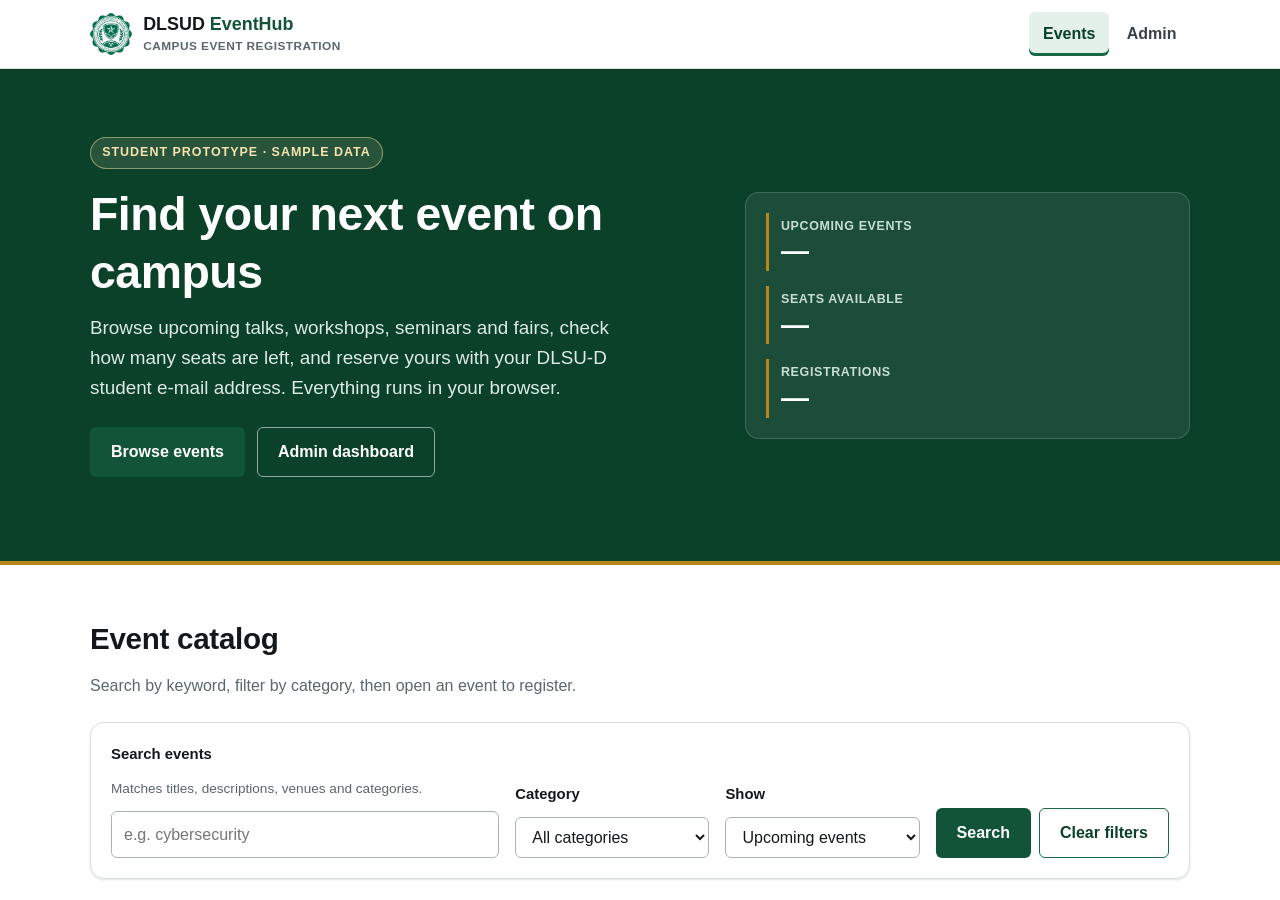
<file: index.html>
<!DOCTYPE html>
<html lang="en">
<head>
    <meta charset="utf-8">
    <meta name="viewport" content="width=device-width, initial-scale=1">
    <title>DLSUD EventHub</title>
    <meta name="description" content="DLSUD EventHub - a student prototype campus event registration system. Redirects to the application.">
    <!-- GitHub Pages entry point.
         Pages is configured to serve the repository ROOT so that the frontend
         can fetch ../database/schema.sql and ../database/seed.sql. This page
         only forwards visitors to the application, and stays usable if the
         redirect is blocked. -->
    <link rel="canonical" href="frontend/index.html">
    <meta http-equiv="refresh" content="0; url=frontend/index.html">
    <link rel="icon" type="image/webp" href="frontend/img/logo.webp">
    <style>
        body { font-family: "Segoe UI", Roboto, Arial, sans-serif; margin: 0;
               min-height: 100vh; display: grid; place-items: center;
               background: #07301f; color: #fff; padding: 1.5rem; }
        main { max-width: 36rem; text-align: center; }
        h1 { font-size: clamp(1.6rem, 1.2rem + 2vw, 2.4rem); margin: 0 0 .5rem; }
        p { color: #c9ded3; line-height: 1.6; }
        a.btn { display: inline-block; margin-top: 1rem; padding: .8rem 1.4rem;
                background: #fff; color: #07301f; font-weight: 700;
                border-radius: 6px; text-decoration: none;
                border-bottom: 3px solid #b8871b; }
        a.btn:focus-visible { outline: 3px solid #b8871b; outline-offset: 3px; }
    </style>
</head>
<body>
    <main>
        <img src="frontend/img/logo.webp" alt="De La Salle University-Dasmarinas seal" width="96" height="96">
        <h1>DLSUD EventHub</h1>
        <p>
            Opening the event catalog. If nothing happens, use the link below.
            This is a 4th-year BSIT laboratory prototype and is not an official
            De La Salle University-Dasmarinas system.
        </p>
        <a class="btn" href="frontend/index.html">Open DLSUD EventHub</a>
    </main>
</body>
</html>
</file>
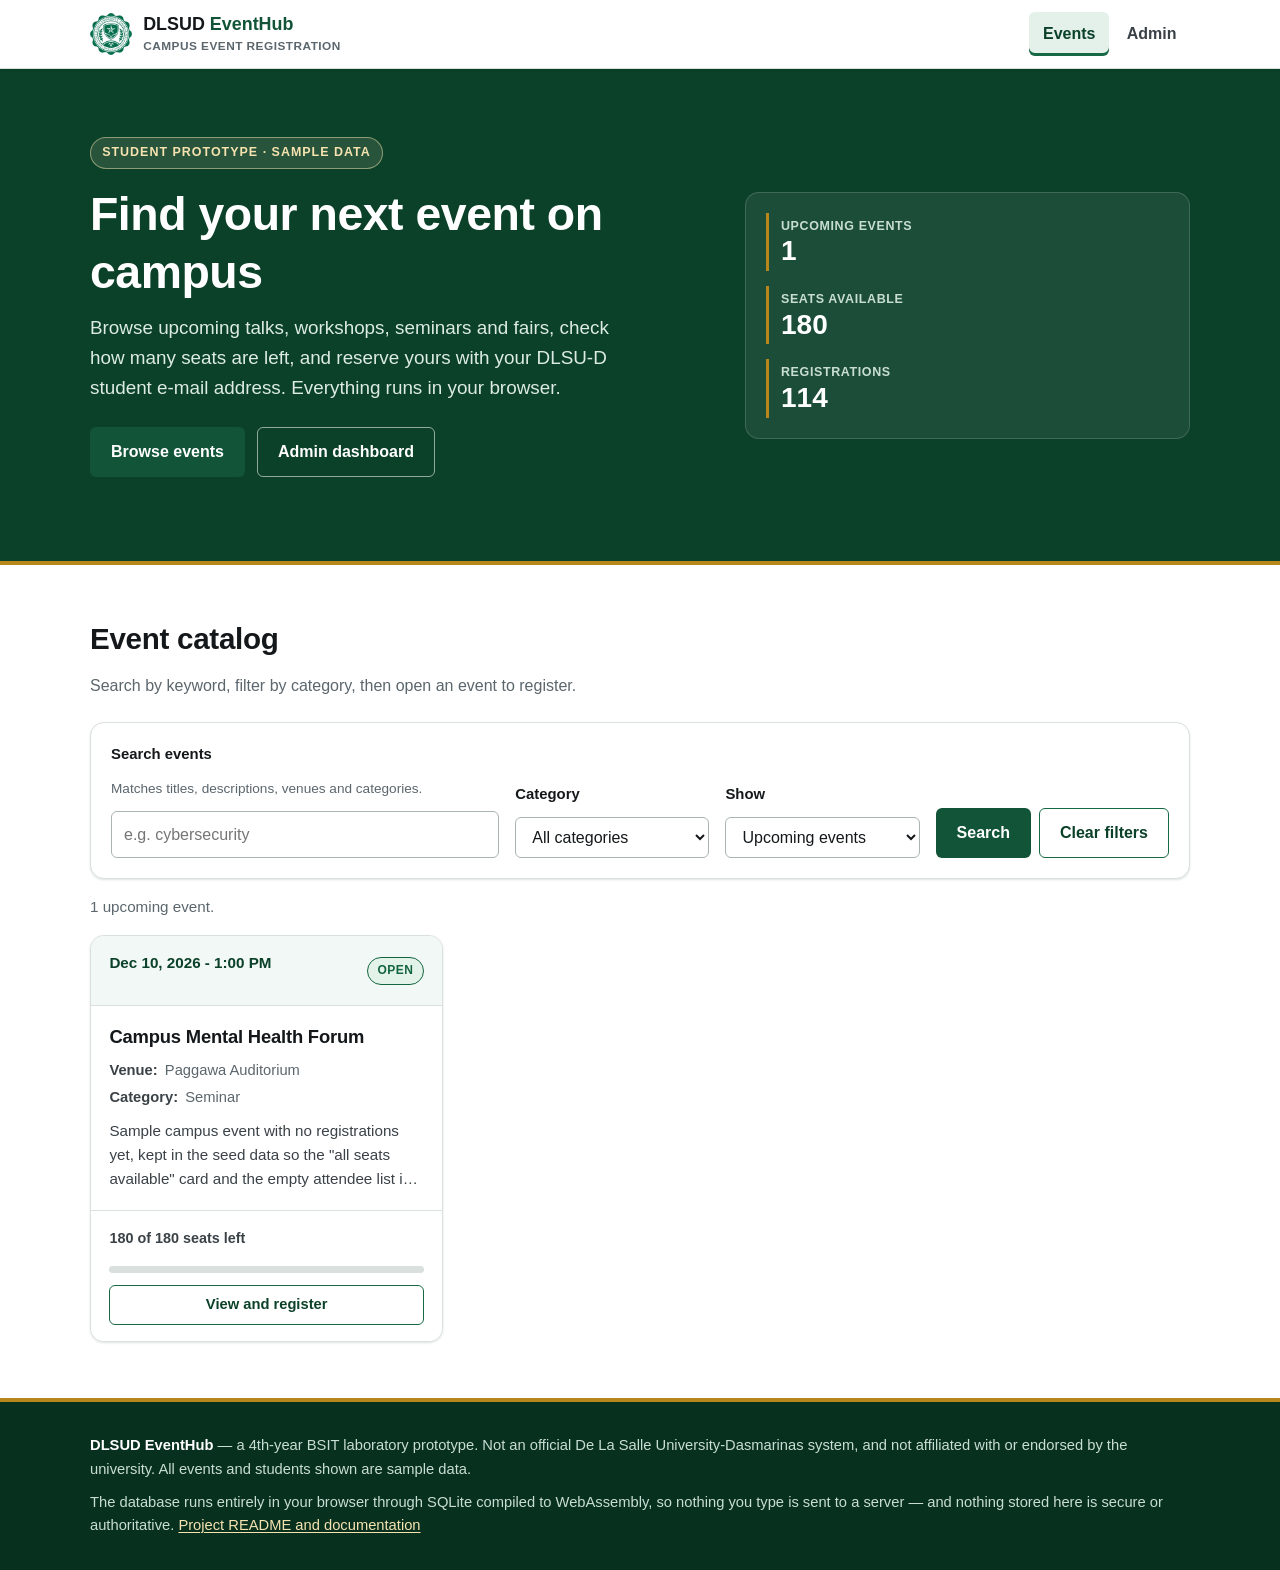
<file: frontend/index.html>
<!DOCTYPE html>
<html lang="en">
<head>
    <meta charset="utf-8">
    <meta name="viewport" content="width=device-width, initial-scale=1">
    <title>DLSUD EventHub - Campus Event Registration</title>
    <meta name="description" content="DLSUD EventHub is a student prototype for browsing and registering for campus events at De La Salle University-Dasmarinas. Academic project, not an official university system.">
    <link rel="icon" type="image/webp" href="img/logo.webp">
    <link rel="stylesheet" href="css/styles.css">
</head>
<body data-page="catalog">
    <a class="skip-link" href="#main">Skip to main content</a>

    <header class="site-header">
        <div class="container site-header__inner">
            <a class="brand" href="index.html">
                <img class="brand__mark" src="img/logo.webp" alt="" width="42" height="42">
                <span>
                    <span class="brand__name">DLSUD <span>EventHub</span></span>
                    <span class="brand__tag">Campus event registration</span>
                </span>
            </a>
            <nav class="site-nav" aria-label="Main">
                <ul>
                    <li><a href="index.html" data-nav="catalog">Events</a></li>
                    <li><a href="admin.html" data-nav="admin">Admin</a></li>
                </ul>
            </nav>
        </div>
    </header>

    <main id="main">
        <section class="hero" aria-labelledby="hero-heading">
            <div class="container hero__inner">
                <div>
                    <p class="hero__eyebrow">Student prototype &middot; Sample data</p>
                    <h1 id="hero-heading">Find your next event on campus</h1>
                    <p class="hero__lead">
                        Browse upcoming talks, workshops, seminars and fairs, check how many
                        seats are left, and reserve yours with your DLSU-D student e-mail
                        address. Everything runs in your browser.
                    </p>
                    <p class="hero__actions">
                        <a class="btn btn--primary" href="#catalog">Browse events</a>
                        <a class="btn btn--ghost" href="admin.html">Admin dashboard</a>
                    </p>
                </div>
                <dl class="hero__stats">
                    <div>
                        <dt>Upcoming events</dt>
                        <dd id="stat-upcoming">&mdash;</dd>
                    </div>
                    <div>
                        <dt>Seats available</dt>
                        <dd id="stat-seats">&mdash;</dd>
                    </div>
                    <div>
                        <dt>Registrations</dt>
                        <dd id="stat-registrations">&mdash;</dd>
                    </div>
                </dl>
            </div>
        </section>

        <section class="section" id="catalog" aria-labelledby="catalog-heading">
            <div class="container">
                <div class="section__head">
                    <div>
                        <h2 id="catalog-heading">Event catalog</h2>
                        <p>Search by keyword, filter by category, then open an event to register.</p>
                    </div>
                </div>

                <div class="alert" id="page-alert" role="alert"></div>

                <form class="toolbar" id="filter-form" role="search" aria-labelledby="catalog-heading">
                    <div class="toolbar__field toolbar__field--search">
                        <label for="search-input">Search events</label>
                        <span class="field__hint" id="search-hint">Matches titles, descriptions, venues and categories.</span>
                        <input type="search" id="search-input" name="q"
                               placeholder="e.g. cybersecurity"
                               maxlength="80" autocomplete="off"
                               aria-describedby="search-hint">
                    </div>
                    <div class="toolbar__field">
                        <label for="category-filter">Category</label>
                        <select id="category-filter" name="category">
                            <option value="">All categories</option>
                        </select>
                    </div>
                    <div class="toolbar__field">
                        <label for="when-filter">Show</label>
                        <select id="when-filter" name="when">
                            <option value="upcoming">Upcoming events</option>
                            <option value="past">Past events</option>
                            <option value="all">All events</option>
                        </select>
                    </div>
                    <div class="toolbar__actions toolbar__field">
                        <!-- Results update as you type, but the form still has a
                             real submit button: WCAG technique H32, and an
                             affordance for anyone who expects to press one. -->
                        <button type="submit" class="btn btn--primary" id="apply-filters">Search</button>
                        <button type="button" class="btn btn--secondary" id="clear-filters">Clear filters</button>
                    </div>
                </form>

                <p class="toolbar__meta" id="results-meta" role="status" aria-live="polite">Loading events&hellip;</p>

                <ul class="card-grid" id="event-list" aria-busy="true">
                    <li class="skeleton-card" aria-hidden="true"></li>
                    <li class="skeleton-card" aria-hidden="true"></li>
                    <li class="skeleton-card" aria-hidden="true"></li>
                </ul>
            </div>
        </section>
    </main>

    <footer class="site-footer">
        <div class="container">
            <p>
                <strong>DLSUD EventHub</strong> &mdash; a 4th-year BSIT laboratory prototype.
                Not an official De La Salle University-Dasmarinas system, and not affiliated
                with or endorsed by the university. All events and students shown are sample data.
            </p>
            <p>
                The database runs entirely in your browser through SQLite compiled to
                WebAssembly, so nothing you type is sent to a server &mdash; and nothing stored
                here is secure or authoritative.
                <a href="https://github.com/eximno/dlsud-eventhub#readme">Project README and documentation</a>
            </p>
        </div>
    </footer>

    <script src="vendor/sql-wasm.js"></script>
    <script src="js/validation.js"></script>
    <script src="js/registration.js"></script>
    <script src="js/database.js"></script>
    <script src="js/events.js"></script>
    <script src="js/app.js"></script>
</body>
</html>
</file>
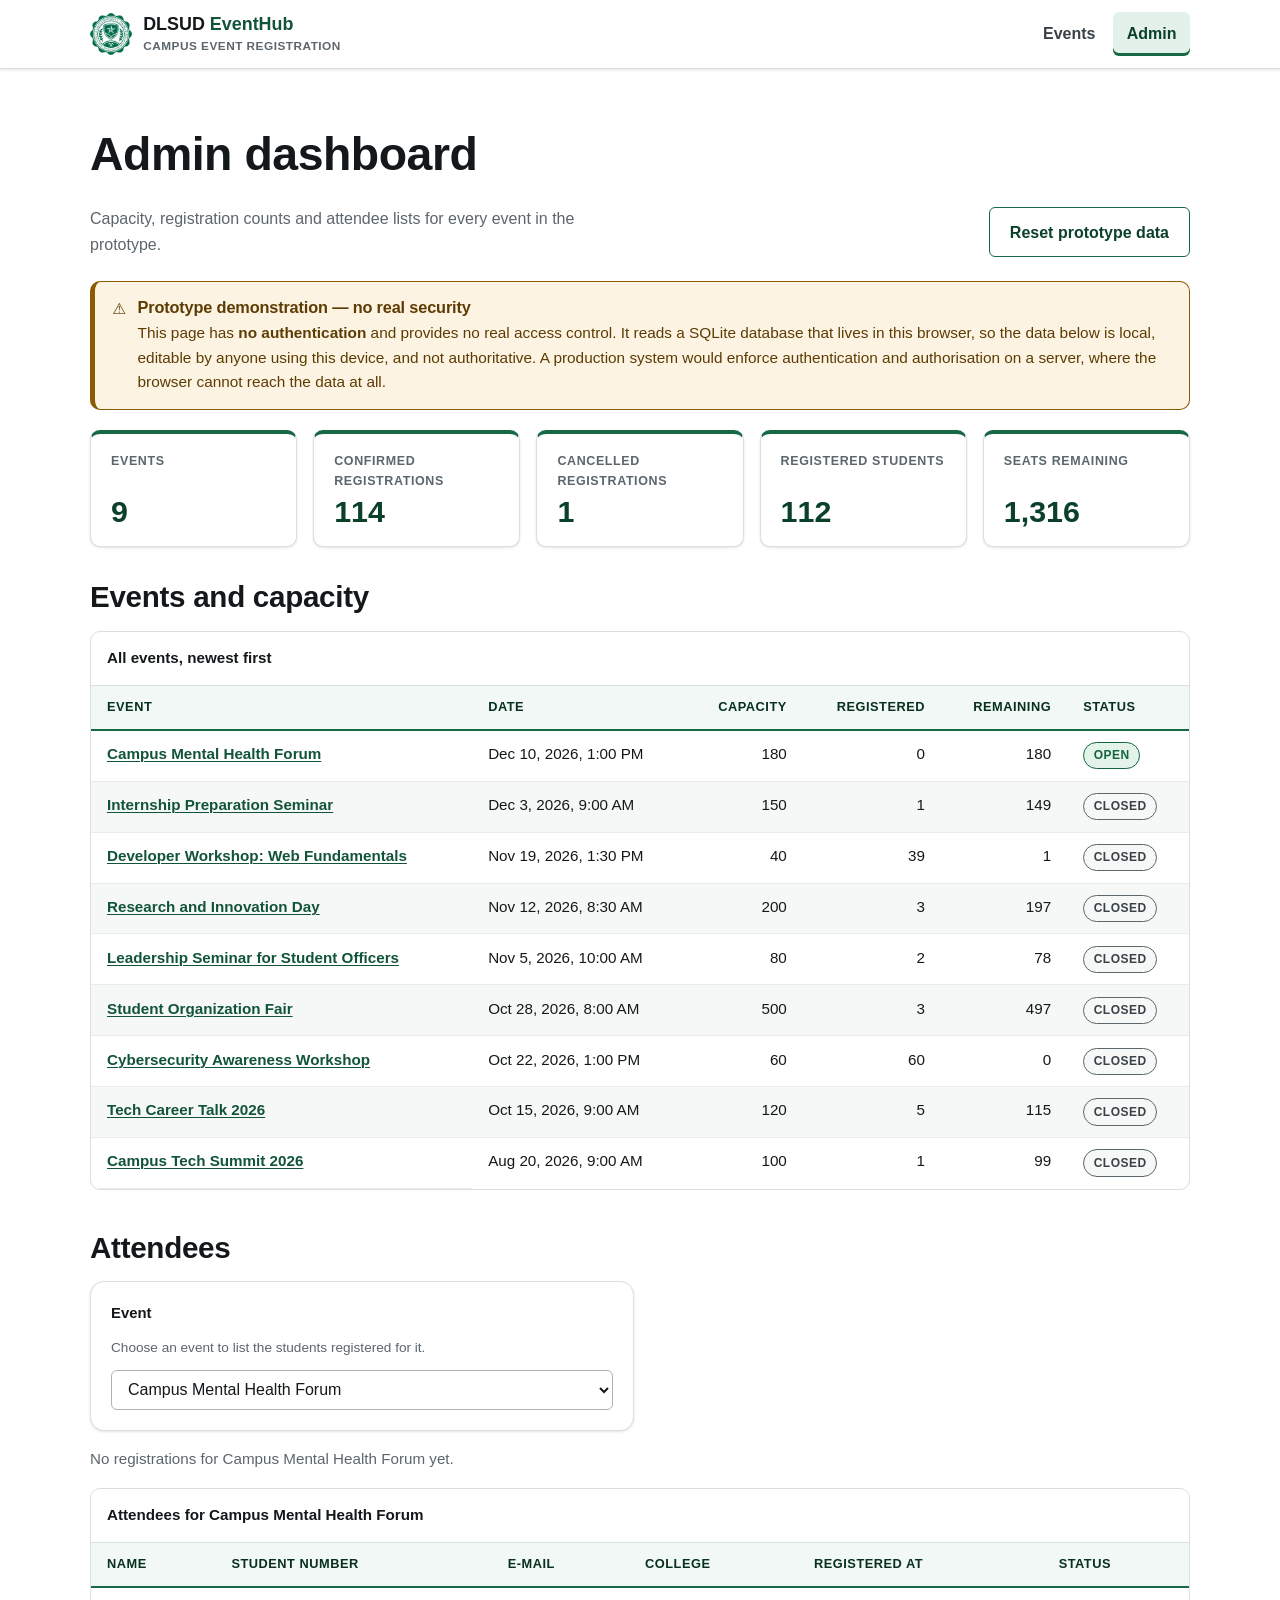
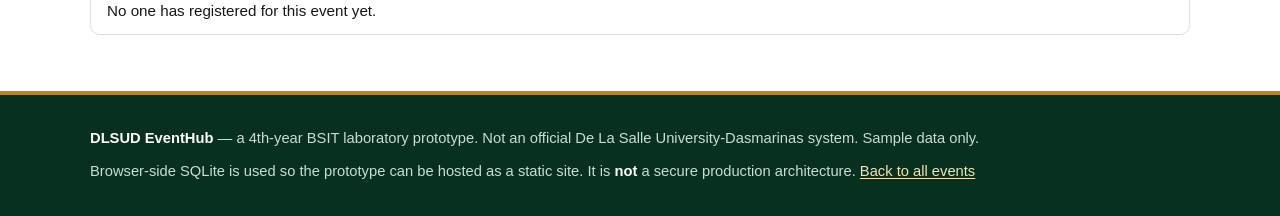
<file: frontend/admin.html>
<!DOCTYPE html>
<html lang="en">
<head>
    <meta charset="utf-8">
    <meta name="viewport" content="width=device-width, initial-scale=1">
    <title>Admin dashboard - DLSUD EventHub</title>
    <meta name="description" content="Prototype admin dashboard showing event capacity, registration counts and attendee lists for DLSUD EventHub. Demonstration only - no authentication.">
    <link rel="icon" type="image/webp" href="img/logo.webp">
    <link rel="stylesheet" href="css/styles.css">
</head>
<body data-page="admin">
    <a class="skip-link" href="#main">Skip to main content</a>

    <header class="site-header">
        <div class="container site-header__inner">
            <a class="brand" href="index.html">
                <img class="brand__mark" src="img/logo.webp" alt="" width="42" height="42">
                <span>
                    <span class="brand__name">DLSUD <span>EventHub</span></span>
                    <span class="brand__tag">Campus event registration</span>
                </span>
            </a>
            <nav class="site-nav" aria-label="Main">
                <ul>
                    <li><a href="index.html" data-nav="catalog">Events</a></li>
                    <li><a href="admin.html" data-nav="admin">Admin</a></li>
                </ul>
            </nav>
        </div>
    </header>

    <main id="main">
        <div class="container section">
            <div class="section__head">
                <div>
                    <h1>Admin dashboard</h1>
                    <p>Capacity, registration counts and attendee lists for every event in the prototype.</p>
                </div>
                <button type="button" class="btn btn--secondary" id="reset-data">Reset prototype data</button>
            </div>

            <div class="alert alert--warn" role="note">
                <span class="alert__icon" aria-hidden="true">&#9888;&#65038;</span>
                <div>
                    <h2>Prototype demonstration &mdash; no real security</h2>
                    <p>
                        This page has <strong>no authentication</strong> and provides no real access
                        control. It reads a SQLite database that lives in this browser, so the data
                        below is local, editable by anyone using this device, and not authoritative.
                        A production system would enforce authentication and authorisation on a
                        server, where the browser cannot reach the data at all.
                    </p>
                </div>
            </div>

            <div class="alert" id="page-alert" role="alert"></div>

            <div id="admin-content">
                <h2 class="visually-hidden">Summary</h2>
                <dl class="stat-grid" id="admin-stats">
                    <div class="stat"><dt>Events</dt><dd>&mdash;</dd></div>
                    <div class="stat"><dt>Confirmed registrations</dt><dd>&mdash;</dd></div>
                    <div class="stat"><dt>Seats remaining</dt><dd>&mdash;</dd></div>
                </dl>

                <h2 id="events-heading">Events and capacity</h2>
                <!-- A focusable, labelled scroll region: narrow screens scroll
                     the table sideways, and keyboard users can reach and scroll
                     it. <section> is used instead of a div with an ARIA region
                     role, because native semantics are preferred over ARIA. -->
                <section class="table-scroll" aria-labelledby="events-heading" tabindex="0">
                    <table class="data">
                        <caption>All events, newest first</caption>
                        <thead>
                            <tr>
                                <th scope="col">Event</th>
                                <th scope="col">Date</th>
                                <th scope="col" class="num">Capacity</th>
                                <th scope="col" class="num">Registered</th>
                                <th scope="col" class="num">Remaining</th>
                                <th scope="col">Status</th>
                            </tr>
                        </thead>
                        <tbody id="admin-events-body">
                            <tr><td colspan="6">Loading events&hellip;</td></tr>
                        </tbody>
                    </table>
                </section>

                <h2 id="attendees-heading" style="margin-top:2.5rem">Attendees</h2>
                <div class="toolbar toolbar--single" id="attendee-form">
                    <div class="toolbar__field toolbar__field--search">
                        <label for="attendee-event">Event</label>
                        <span class="field__hint" id="attendee-event-hint">Choose an event to list the students registered for it.</span>
                        <select id="attendee-event" name="event" aria-describedby="attendee-event-hint">
                            <option value="">Loading&hellip;</option>
                        </select>
                    </div>
                </div>
                <p class="toolbar__meta" id="attendee-meta" role="status" aria-live="polite"></p>

                <section class="table-scroll" aria-labelledby="attendees-heading" tabindex="0">
                    <table class="data">
                        <caption id="attendee-caption">Attendees</caption>
                        <thead>
                            <tr>
                                <th scope="col">Name</th>
                                <th scope="col">Student number</th>
                                <th scope="col">E-mail</th>
                                <th scope="col">College</th>
                                <th scope="col">Registered at</th>
                                <th scope="col">Status</th>
                            </tr>
                        </thead>
                        <tbody id="attendee-body">
                            <tr><td colspan="6">Loading attendees&hellip;</td></tr>
                        </tbody>
                    </table>
                </section>
            </div>
        </div>
    </main>

    <footer class="site-footer">
        <div class="container">
            <p>
                <strong>DLSUD EventHub</strong> &mdash; a 4th-year BSIT laboratory prototype.
                Not an official De La Salle University-Dasmarinas system. Sample data only.
            </p>
            <p>
                Browser-side SQLite is used so the prototype can be hosted as a static site.
                It is <strong>not</strong> a secure production architecture.
                <a href="index.html">Back to all events</a>
            </p>
        </div>
    </footer>

    <script src="vendor/sql-wasm.js"></script>
    <script src="js/validation.js"></script>
    <script src="js/registration.js"></script>
    <script src="js/database.js"></script>
    <script src="js/events.js"></script>
    <script src="js/app.js"></script>
</body>
</html>
</file>
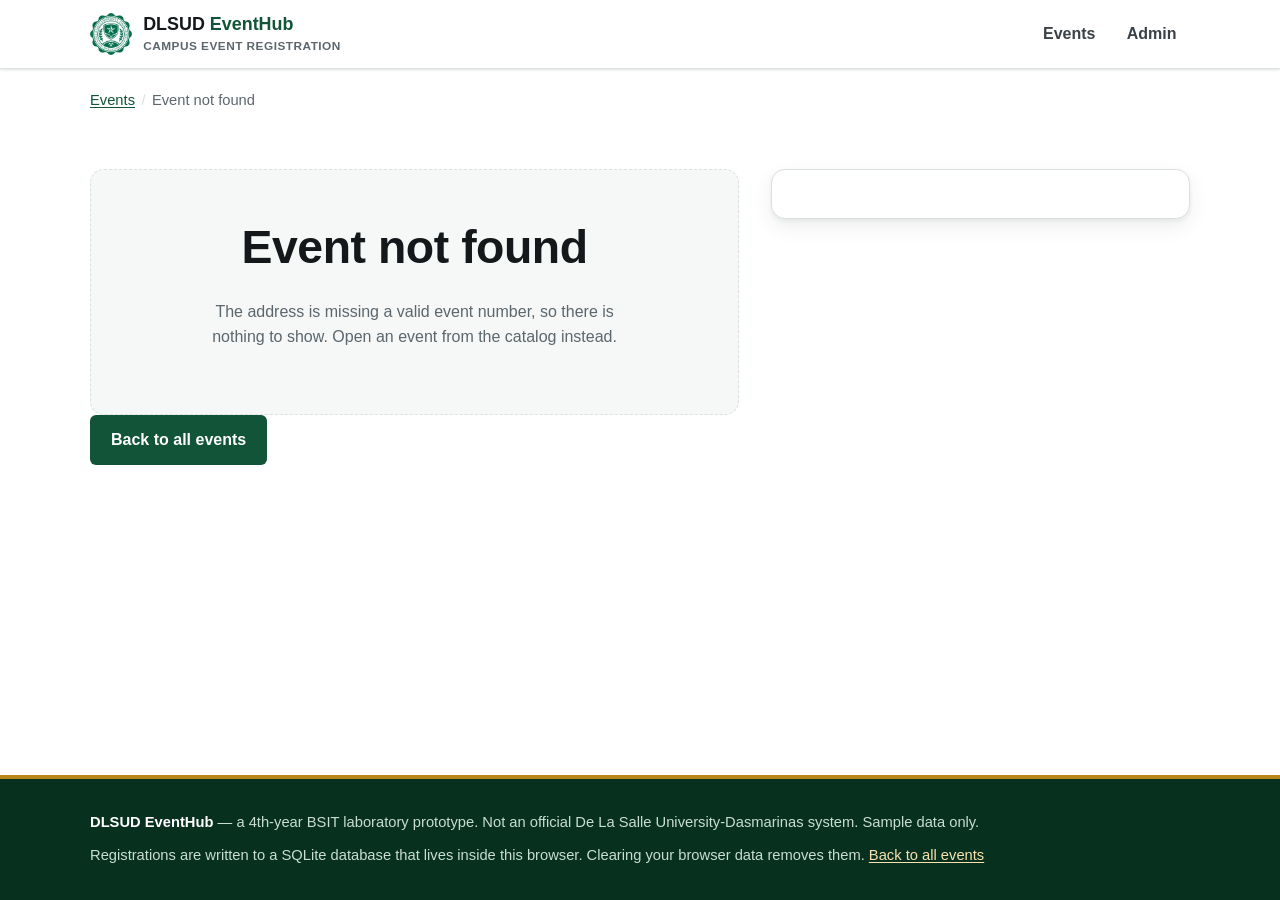
<file: frontend/event.html>
<!DOCTYPE html>
<html lang="en">
<head>
    <meta charset="utf-8">
    <meta name="viewport" content="width=device-width, initial-scale=1">
    <title>Event details - DLSUD EventHub</title>
    <meta name="description" content="Event details and seat registration for a sample DLSUD EventHub campus event. Academic prototype.">
    <link rel="icon" type="image/webp" href="img/logo.webp">
    <link rel="stylesheet" href="css/styles.css">
</head>
<body data-page="event">
    <a class="skip-link" href="#main">Skip to main content</a>

    <header class="site-header">
        <div class="container site-header__inner">
            <a class="brand" href="index.html">
                <img class="brand__mark" src="img/logo.webp" alt="" width="42" height="42">
                <span>
                    <span class="brand__name">DLSUD <span>EventHub</span></span>
                    <span class="brand__tag">Campus event registration</span>
                </span>
            </a>
            <nav class="site-nav" aria-label="Main">
                <ul>
                    <li><a href="index.html" data-nav="catalog">Events</a></li>
                    <li><a href="admin.html" data-nav="admin">Admin</a></li>
                </ul>
            </nav>
        </div>
    </header>

    <main id="main">
        <div class="container">
            <nav class="breadcrumb" aria-label="Breadcrumb">
                <ol>
                    <li><a href="index.html">Events</a></li>
                    <li><span id="breadcrumb-current" aria-current="page">Loading&hellip;</span></li>
                </ol>
            </nav>
        </div>

        <div class="container section">
            <div class="alert" id="page-alert" role="alert"></div>

            <div class="detail">
                <article id="event-detail" aria-busy="true">
                    <h1>Loading event&hellip;</h1>
                    <p>Starting the browser database and reading the event details.</p>
                </article>

                <aside id="registration-panel" class="panel" aria-label="Registration">
                    <h2>Registration</h2>
                    <p><span class="spinner" aria-hidden="true"></span> Preparing the registration form&hellip;</p>
                </aside>
            </div>
        </div>
    </main>

    <footer class="site-footer">
        <div class="container">
            <p>
                <strong>DLSUD EventHub</strong> &mdash; a 4th-year BSIT laboratory prototype.
                Not an official De La Salle University-Dasmarinas system. Sample data only.
            </p>
            <p>
                Registrations are written to a SQLite database that lives inside this browser.
                Clearing your browser data removes them. <a href="index.html">Back to all events</a>
            </p>
        </div>
    </footer>

    <script src="vendor/sql-wasm.js"></script>
    <script src="js/validation.js"></script>
    <script src="js/registration.js"></script>
    <script src="js/database.js"></script>
    <script src="js/events.js"></script>
    <script src="js/app.js"></script>
</body>
</html>
</file>
<file: frontend/css/styles.css>
/* =============================================================================
   DLSUD EventHub - stylesheet
   Hand-written vanilla CSS. No framework, no build step, no preprocessor.

   Visual direction is *inspired by* DLSU-D's green/white identity. This is a
   student prototype and is not official university branding.

   Contents
     01 Tokens
     02 Reset & base
     03 Accessibility helpers
     04 Layout primitives
     05 Header & navigation
     06 Hero
     07 Toolbar (search & filters)
     08 Event cards
     09 Event detail
     10 Forms
     11 Alerts, badges & states
     12 Admin tables
     13 Footer
     14 Responsive
   ========================================================================== */

/* -- 01 Tokens ------------------------------------------------------------- */
:root {
    /* Brand - greens */
    --green-900: #07301f;
    --green-800: #0b4029;
    --green-700: #115437;
    --green-600: #176845;
    --green-500: #1f7f55;
    --green-100: #e4f1ea;
    --green-050: #f2f8f5;

    /* Brand - restrained gold accent */
    --gold-600: #8a6410;   /* passes AA on white (5.4:1) - safe for text */
    --gold-500: #b8871b;
    --gold-200: #f6e3b0;
    --gold-100: #fdf5e2;

    /* Neutrals */
    --ink-900: #14181a;
    --ink-700: #3a4247;
    --ink-500: #5b666d;   /* 4.9:1 on white - smallest text still passes AA */
    --line-300: #d9e0dd;
    --line-200: #e8ecea;
    --surface: #ffffff;
    --surface-alt: #f6f8f7;

    /* Status */
    --danger-700: #9a1c1c;
    --danger-100: #fdecec;
    --warn-700: #8a5a06;
    --warn-100: #fdf3e3;
    --ok-700: #14653f;
    --ok-100: #e3f3ea;

    /* Scale */
    --radius-sm: 6px;
    --radius-md: 10px;
    --radius-lg: 14px;
    --shadow-sm: 0 1px 2px rgba(7, 48, 31, .06), 0 1px 3px rgba(7, 48, 31, .08);
    --shadow-md: 0 2px 4px rgba(7, 48, 31, .06), 0 8px 20px rgba(7, 48, 31, .08);
    --container: 1140px;
    --font: "Segoe UI", Roboto, "Helvetica Neue", Arial, system-ui, sans-serif;
}

/* -- 02 Reset & base ------------------------------------------------------- */
*, *::before, *::after { box-sizing: border-box; }

html { -webkit-text-size-adjust: 100%; }

body {
    margin: 0;
    font-family: var(--font);
    font-size: 16px;
    line-height: 1.6;
    color: var(--ink-900);
    background: var(--surface);
    /* Guards against any single wide child forcing a horizontal page scroll. */
    overflow-x: hidden;
}

h1, h2, h3, h4 { margin: 0 0 .5em; line-height: 1.25; font-weight: 700; letter-spacing: -.01em; }
h1 { font-size: clamp(1.9rem, 1.4rem + 2vw, 2.9rem); }
h2 { font-size: clamp(1.4rem, 1.2rem + 1vw, 1.85rem); }
h3 { font-size: 1.15rem; }
p { margin: 0 0 1rem; }
ul, ol { margin: 0 0 1rem; padding-left: 1.2rem; }

a { color: var(--green-700); text-decoration-thickness: 1px; text-underline-offset: 2px; }
a:hover { color: var(--green-900); }

img { max-width: 100%; height: auto; }

code, .mono { font-family: ui-monospace, SFMono-Regular, Menlo, Consolas, monospace; font-size: .92em; }

/* -- 03 Accessibility helpers --------------------------------------------- */

/* Visible focus ring everywhere, on every interactive element. */
:where(a, button, input, select, textarea, summary, [tabindex]):focus-visible {
    outline: 3px solid var(--gold-500);
    outline-offset: 2px;
    border-radius: var(--radius-sm);
}

.visually-hidden {
    position: absolute !important;
    width: 1px; height: 1px;
    margin: -1px; padding: 0;
    overflow: hidden;
    clip: rect(0 0 0 0);
    white-space: nowrap;
    border: 0;
}

.skip-link {
    position: absolute;
    left: 1rem;
    top: -4rem;
    z-index: 100;
    padding: .7rem 1.1rem;
    background: var(--green-800);
    color: #fff;
    font-weight: 600;
    border-radius: 0 0 var(--radius-md) var(--radius-md);
    transition: top .15s ease-in-out;
}
.skip-link:focus { top: 0; color: #fff; }

@media (prefers-reduced-motion: reduce) {
    *, *::before, *::after {
        animation-duration: .001ms !important;
        animation-iteration-count: 1 !important;
        transition-duration: .001ms !important;
        scroll-behavior: auto !important;
    }
}

/* -- 04 Layout primitives -------------------------------------------------- */
.container {
    width: 100%;
    max-width: var(--container);
    margin-inline: auto;
    padding-inline: 1.25rem;
}

.section { padding-block: clamp(2rem, 1rem + 4vw, 3.5rem); }
.section--alt { background: var(--surface-alt); border-block: 1px solid var(--line-300); }

.section__head {
    display: flex;
    flex-wrap: wrap;
    align-items: flex-end;
    justify-content: space-between;
    gap: .75rem 1.5rem;
    margin-bottom: 1.5rem;
}
.section__head p { margin: 0; color: var(--ink-500); max-width: 60ch; }

.stack > * + * { margin-top: 1rem; }

/* -- 05 Header & navigation ----------------------------------------------- */
.site-header {
    position: sticky;
    top: 0;
    z-index: 20;
    background: var(--surface);
    border-bottom: 1px solid var(--line-300);
    box-shadow: var(--shadow-sm);
}

.site-header__inner {
    display: flex;
    flex-wrap: wrap;
    align-items: center;
    justify-content: space-between;
    gap: .5rem 1rem;
    min-height: 68px;
    padding-block: .6rem;
}

.brand {
    display: inline-flex;
    align-items: center;
    gap: .7rem;
    text-decoration: none;
    color: inherit;
}
.brand__mark {
    width: 42px; height: 42px;
    flex: 0 0 auto;
    object-fit: contain;
}
.brand__name { font-weight: 800; font-size: 1.12rem; line-height: 1.1; }
.brand__name span { color: var(--green-700); }
.brand__tag { display: block; font-size: .74rem; font-weight: 600; color: var(--ink-500); letter-spacing: .04em; text-transform: uppercase; }

.site-nav ul {
    display: flex;
    flex-wrap: wrap;
    gap: .25rem;
    margin: 0;
    padding: 0;
    list-style: none;
}
.site-nav a {
    display: block;
    padding: .55rem .85rem;
    border-radius: var(--radius-sm);
    font-weight: 600;
    color: var(--ink-700);
    text-decoration: none;
}
.site-nav a:hover { background: var(--green-050); color: var(--green-800); }
.site-nav a[aria-current="page"] {
    color: var(--green-800);
    background: var(--green-100);
    /* Current page is marked by weight + underline too, not colour alone. */
    box-shadow: inset 0 -3px 0 var(--green-600);
}

/* -- 06 Hero --------------------------------------------------------------- */
.hero {
    background: var(--green-800);
    color: #fff;
    border-bottom: 4px solid var(--gold-500);
}
.hero__inner {
    display: grid;
    gap: 2rem;
    padding-block: clamp(2.25rem, 1.5rem + 5vw, 4.25rem);
    grid-template-columns: minmax(0, 1.4fr) minmax(0, 1fr);
    align-items: center;
}
.hero h1 { color: #fff; margin-bottom: .75rem; }
.hero__lead { font-size: clamp(1rem, .95rem + .4vw, 1.18rem); color: #dcebe3; max-width: 52ch; }
.hero__eyebrow {
    display: inline-block;
    margin-bottom: 1rem;
    padding: .3rem .7rem;
    border: 1px solid rgba(246, 227, 176, .5);
    border-radius: 999px;
    background: rgba(246, 227, 176, .12);
    color: var(--gold-200);
    font-size: .78rem;
    font-weight: 700;
    letter-spacing: .08em;
    text-transform: uppercase;
}
.hero__actions { display: flex; flex-wrap: wrap; gap: .75rem; margin-top: 1.5rem; }

.hero__stats {
    display: grid;
    /* One per row: three tiles in a 2 + 1 grid left an obvious hole. */
    grid-template-columns: 1fr;
    gap: .9rem;
    margin: 0;
    padding: 1.25rem;
    background: rgba(255, 255, 255, .07);
    border: 1px solid rgba(255, 255, 255, .16);
    border-radius: var(--radius-lg);
}
.hero__stats > div { padding: .25rem .25rem .25rem .75rem; border-left: 3px solid var(--gold-500); }
.hero__stats dt { font-size: .78rem; font-weight: 600; letter-spacing: .05em; text-transform: uppercase; color: #c9ded3; }
.hero__stats dd { margin: 0; font-size: 1.75rem; font-weight: 800; line-height: 1.1; }

/* -- 07 Toolbar ------------------------------------------------------------ */
.toolbar {
    display: grid;
    gap: 1rem;
    grid-template-columns: minmax(0, 2fr) minmax(0, 1fr) minmax(0, 1fr) auto;
    align-items: end;
    padding: 1.25rem;
    background: var(--surface);
    border: 1px solid var(--line-300);
    border-radius: var(--radius-lg);
    box-shadow: var(--shadow-sm);
}
.toolbar__field { display: flex; flex-direction: column; gap: .35rem; min-width: 0; }
.toolbar__actions {
    flex-direction: row;
    flex-wrap: wrap;
    gap: .5rem;
}
.toolbar__actions .btn { flex: 1 1 auto; }

/* A toolbar holding one control should not stretch the full page width - but
   the control still needs the whole width it is given, or long event titles
   are truncated inside the select. */
.toolbar--single {
    max-width: 34rem;
    grid-template-columns: minmax(0, 1fr);
}

.toolbar__meta {
    margin-top: 1rem;
    font-size: .95rem;
    color: var(--ink-500);
    min-height: 1.5rem;
}

/* -- 08 Event cards -------------------------------------------------------- */
.card-grid {
    display: grid;
    gap: 1.25rem;
    grid-template-columns: repeat(auto-fill, minmax(min(100%, 300px), 1fr));
    margin: 0;
    padding: 0;
    list-style: none;
}

.event-card {
    display: flex;
    flex-direction: column;
    height: 100%;
    background: var(--surface);
    border: 1px solid var(--line-300);
    border-radius: var(--radius-lg);
    box-shadow: var(--shadow-sm);
    overflow: hidden;
    transition: box-shadow .18s ease, transform .18s ease, border-color .18s ease;
}
.event-card:hover { box-shadow: var(--shadow-md); transform: translateY(-2px); border-color: var(--green-500); }
.event-card:focus-within { border-color: var(--green-600); }

.event-card__top {
    display: flex;
    flex-wrap: wrap;
    align-items: center;
    justify-content: space-between;
    gap: .5rem;
    padding: .9rem 1.15rem;
    background: var(--green-050);
    border-bottom: 1px solid var(--line-300);
}
.event-card__date { font-weight: 700; color: var(--green-800); font-size: .95rem; }
.event-card__body { padding: 1.15rem; flex: 1 1 auto; }
.event-card__body h3 { margin-bottom: .4rem; }
.event-card__body h3 a { color: inherit; text-decoration: none; }
.event-card__body h3 a:hover { text-decoration: underline; }
.event-card__excerpt {
    margin: .5rem 0 0;
    color: var(--ink-700);
    font-size: .95rem;
    /* Keeps every card the same height without clipping mid-word. */
    display: -webkit-box;
    -webkit-line-clamp: 3;
    -webkit-box-orient: vertical;
    overflow: hidden;
}
.event-card__meta { margin: .6rem 0 0; padding: 0; list-style: none; font-size: .92rem; color: var(--ink-500); }
.event-card__meta li { display: flex; gap: .45rem; padding-block: .1rem; }
.event-card__meta strong { color: var(--ink-700); font-weight: 600; }
/* Seats above, a full-width action below. Deliberately a column: side by side,
   a longer sentence ("Last seat available (1 of 40)") wrapped the button onto
   its own line on some cards and not others, so a row of cards looked uneven. */
.event-card__foot {
    display: flex;
    flex-direction: column;
    align-items: stretch;
    gap: .75rem;
    padding: 1rem 1.15rem;
    border-top: 1px solid var(--line-300);
    background: var(--surface);
}
.event-card__foot .btn { width: 100%; }

/* Seat meter: the bar is decorative, the text carries the information. */
.seats { min-width: 0; }

.seats__text { font-size: .9rem; font-weight: 600; color: var(--ink-700); }
.seats__bar {
    height: 7px;
    margin-top: .35rem;
    border-radius: 999px;
    background: var(--line-300);
    overflow: hidden;
}
.seats__fill { display: block; height: 100%; background: var(--green-600); border-radius: 999px; }
.seats--tight .seats__fill { background: var(--gold-500); }
.seats--full .seats__fill { background: var(--danger-700); }

/* -- 09 Event detail ------------------------------------------------------- */
.breadcrumb { margin: 1.25rem 0 0; font-size: .92rem; color: var(--ink-500); }
.breadcrumb ol { display: flex; flex-wrap: wrap; gap: .4rem; margin: 0; padding: 0; list-style: none; }
.breadcrumb li + li::before { content: "/"; margin-right: .4rem; color: var(--line-300); }

.detail {
    display: grid;
    gap: 2rem;
    grid-template-columns: minmax(0, 1.55fr) minmax(0, 1fr);
    align-items: start;
}

.detail__header { padding-bottom: 1.25rem; border-bottom: 1px solid var(--line-300); margin-bottom: 1.5rem; }

.detail__meta {
    display: grid;
    gap: 1rem;
    grid-template-columns: repeat(auto-fit, minmax(170px, 1fr));
    margin: 0 0 1.75rem;
    padding: 1.25rem;
    background: var(--green-050);
    border: 1px solid var(--line-300);
    border-left: 4px solid var(--green-600);
    border-radius: var(--radius-md);
}
.detail__meta > div { min-width: 0; }
.detail__meta dt { font-size: .76rem; font-weight: 700; letter-spacing: .06em; text-transform: uppercase; color: var(--green-800); }
.detail__meta dd { margin: .15rem 0 0; font-weight: 600; color: var(--ink-900); }

.panel {
    position: sticky;
    top: 92px;
    padding: 1.5rem;
    background: var(--surface);
    border: 1px solid var(--line-300);
    border-radius: var(--radius-lg);
    box-shadow: var(--shadow-md);
}
.panel h2 { font-size: 1.25rem; }
/* After the panel swaps its contents (form -> confirmation, or form -> "event
   is full"), a queued second click from an impatient double-click would land
   on whichever control now occupies that spot and navigate the student away
   from their own confirmation. For half a second, links and buttons inside the
   panel ignore pointer input; keyboard users are unaffected because focus is
   moved to the panel itself. */
.panel--settling a,
.panel--settling button { pointer-events: none; }
.panel__seats { padding: .9rem 1rem; margin-bottom: 1.25rem; background: var(--surface-alt); border: 1px solid var(--line-300); border-radius: var(--radius-md); }

/* -- 10 Forms -------------------------------------------------------------- */
.field { margin-bottom: 1.1rem; }
.field > label,
.toolbar__field > label {
    display: block;
    font-weight: 600;
    font-size: .93rem;
    color: var(--ink-900);
    margin-bottom: .3rem;
}
.field__hint, .toolbar__field .field__hint {
    display: block;
    font-size: .85rem;
    color: var(--ink-500);
    margin-bottom: .35rem;
}

input[type="text"], input[type="email"], input[type="search"], select, textarea {
    width: 100%;
    min-width: 0;
    padding: .62rem .75rem;
    font: inherit;
    font-size: 1rem;
    color: var(--ink-900);
    background: var(--surface);
    border: 1px solid #aab4b0;
    border-radius: var(--radius-sm);
}
input:hover, select:hover { border-color: var(--green-600); }
input[aria-invalid="true"], select[aria-invalid="true"] {
    border-color: var(--danger-700);
    border-width: 2px;
    background: var(--danger-100);
}
input:disabled, select:disabled, button:disabled {
    background: var(--surface-alt);
    color: var(--ink-500);
    cursor: not-allowed;
    border-color: var(--line-300);
}

.field__error {
    display: block;
    margin-top: .3rem;
    font-size: .88rem;
    font-weight: 600;
    color: var(--danger-700);
}
/* "!" prefix so the error is not communicated by colour alone. */
.field__error:not(:empty)::before { content: "\26A0\FE0E  "; }

.btn {
    display: inline-flex;
    align-items: center;
    justify-content: center;
    gap: .45rem;
    padding: .7rem 1.25rem;
    min-height: 44px;              /* comfortable touch target */
    font: inherit;
    font-weight: 700;
    text-align: center;
    text-decoration: none;
    border: 1px solid transparent;
    border-radius: var(--radius-sm);
    cursor: pointer;
    transition: background-color .15s ease, color .15s ease, border-color .15s ease;
}
.btn--primary { background: var(--green-700); color: #fff; }
.btn--primary:hover:not(:disabled) { background: var(--green-900); color: #fff; }
.btn--secondary { background: var(--surface); color: var(--green-800); border-color: var(--green-600); }
.btn--secondary:hover:not(:disabled) { background: var(--green-050); color: var(--green-900); }
.btn--ghost { background: transparent; color: #fff; border-color: rgba(255, 255, 255, .55); }
.btn--ghost:hover { background: rgba(255, 255, 255, .12); color: #fff; }
.btn--block { width: 100%; }
.btn--sm { padding: .45rem .8rem; min-height: 38px; font-size: .92rem; }
.btn[aria-busy="true"] { opacity: .8; }

/* -- 11 Alerts, badges & states ------------------------------------------- */
.alert {
    display: flex;
    gap: .7rem;
    padding: .9rem 1.1rem;
    margin-bottom: 1.25rem;
    border: 1px solid;
    border-left-width: 5px;
    border-radius: var(--radius-md);
    font-size: .96rem;
}
.alert:empty { display: none; }
.alert h2, .alert h3 { font-size: 1.02rem; margin-bottom: .25rem; }
.alert p:last-child, .alert ul:last-child { margin-bottom: 0; }
.alert__icon { font-weight: 800; flex: 0 0 auto; }
.alert--error { background: var(--danger-100); border-color: var(--danger-700); color: #5e1111; }
.alert--warn { background: var(--warn-100); border-color: var(--warn-700); color: #5c3c03; }
.alert--success { background: var(--ok-100); border-color: var(--ok-700); color: #0c4429; }
.alert--info { background: var(--green-050); border-color: var(--green-600); color: var(--green-900); }

.badge {
    display: inline-block;
    padding: .2rem .6rem;
    font-size: .75rem;
    font-weight: 700;
    letter-spacing: .04em;
    text-transform: uppercase;
    border: 1px solid;
    border-radius: 999px;
    white-space: nowrap;
}
.badge--category { background: var(--surface); border-color: var(--green-600); color: var(--green-800); }
.badge--open { background: var(--ok-100); border-color: var(--ok-700); color: var(--ok-700); }
.badge--tight { background: var(--gold-100); border-color: var(--gold-600); color: var(--gold-600); }
.badge--full { background: var(--danger-100); border-color: var(--danger-700); color: var(--danger-700); }
.badge--past { background: var(--surface-alt); border-color: var(--ink-500); color: var(--ink-700); }
.badge--cancelled { background: var(--surface-alt); border-color: var(--ink-500); color: var(--ink-700); }

.state {
    padding: clamp(1.75rem, 1rem + 3vw, 3rem) 1.5rem;
    text-align: center;
    background: var(--surface-alt);
    border: 1px dashed var(--line-300);
    border-radius: var(--radius-lg);
}
.state h2, .state h3 { margin-bottom: .4rem; }
.state p { color: var(--ink-500); max-width: 50ch; margin-inline: auto; }

/* Skeleton placeholders while SQLite boots. */
.skeleton-card {
    height: 232px;
    border: 1px solid var(--line-300);
    border-radius: var(--radius-lg);
    background: linear-gradient(100deg, var(--surface-alt) 30%, #eef2f0 50%, var(--surface-alt) 70%);
    background-size: 220% 100%;
    animation: shimmer 1.3s linear infinite;
}
@keyframes shimmer { from { background-position: 150% 0; } to { background-position: -50% 0; } }

.spinner {
    display: inline-block;
    width: 1em; height: 1em;
    border: 2px solid currentColor;
    border-right-color: transparent;
    border-radius: 50%;
    animation: spin .7s linear infinite;
}
@keyframes spin { to { transform: rotate(360deg); } }

.receipt {
    margin: 1rem 0 0;
    padding: 1rem;
    background: var(--surface-alt);
    border: 1px solid var(--line-300);
    border-radius: var(--radius-md);
}
.receipt dt { font-size: .76rem; font-weight: 700; letter-spacing: .05em; text-transform: uppercase; color: var(--ink-500); }
.receipt dd { margin: 0 0 .6rem; font-weight: 600; }
.receipt dd:last-child { margin-bottom: 0; }

/* -- 12 Admin tables ------------------------------------------------------- */
.stat-grid {
    display: grid;
    gap: 1rem;
    grid-template-columns: repeat(auto-fit, minmax(190px, 1fr));
    margin: 0 0 2rem;
    padding: 0;
    list-style: none;
}
.stat {
    display: flex;
    flex-direction: column;
    justify-content: space-between;
    padding: 1.1rem 1.25rem;
    background: var(--surface);
    border: 1px solid var(--line-300);
    border-top: 4px solid var(--green-600);
    border-radius: var(--radius-md);
    box-shadow: var(--shadow-sm);
}
.stat dt { font-size: .78rem; font-weight: 700; letter-spacing: .05em; text-transform: uppercase; color: var(--ink-500); }
.stat dd { margin-top: auto; }
.stat dd { margin: .2rem 0 0; font-size: 1.9rem; font-weight: 800; line-height: 1.1; color: var(--green-800); }

/* Accessible scroll container: focusable so keyboard users can scroll it. */
.table-scroll {
    overflow-x: auto;
    -webkit-overflow-scrolling: touch;
    border: 1px solid var(--line-300);
    border-radius: var(--radius-md);
    background: var(--surface);
}

table.data {
    width: 100%;
    border-collapse: collapse;
    font-size: .95rem;
}
table.data caption {
    padding: .9rem 1rem;
    text-align: left;
    font-weight: 700;
    color: var(--ink-900);
    border-bottom: 1px solid var(--line-300);
}
table.data th, table.data td {
    padding: .7rem 1rem;
    text-align: left;
    border-bottom: 1px solid var(--line-200);
    vertical-align: top;
}
table.data thead th {
    background: var(--green-050);
    color: var(--green-900);
    font-size: .8rem;
    letter-spacing: .04em;
    text-transform: uppercase;
    white-space: nowrap;
    border-bottom: 2px solid var(--green-600);
}
table.data tbody tr:nth-child(even) { background: var(--surface-alt); }
table.data tbody tr:last-child td { border-bottom: 0; }
table.data td.num, table.data th.num { text-align: right; font-variant-numeric: tabular-nums; }

/* -- 13 Footer ------------------------------------------------------------- */
.site-footer {
    margin-top: auto;
    padding-block: 2rem;
    background: var(--green-900);
    color: #c9ded3;
    border-top: 4px solid var(--gold-500);
    font-size: .92rem;
}
.site-footer a { color: var(--gold-200); }
.site-footer a:hover { color: #fff; }
.site-footer p { margin-bottom: .6rem; }
.site-footer p:last-child { margin-bottom: 0; }
.site-footer strong { color: #fff; }

body { display: flex; flex-direction: column; min-height: 100vh; }
main { flex: 1 0 auto; }

/* -- 14 Responsive --------------------------------------------------------- */
@media (max-width: 960px) {
    .hero__inner { grid-template-columns: minmax(0, 1fr); }
    .detail { grid-template-columns: minmax(0, 1fr); }
    .panel { position: static; }
    .toolbar { grid-template-columns: minmax(0, 1fr) minmax(0, 1fr); }
    .toolbar__field--search { grid-column: 1 / -1; }
    .toolbar > .toolbar__actions { grid-column: 1 / -1; }
}

@media (max-width: 620px) {
    .site-header__inner { min-height: 0; }
    .site-nav { width: 100%; }
    .site-nav ul { gap: .15rem; }
    .site-nav a { padding: .5rem .7rem; font-size: .95rem; }
    .toolbar { grid-template-columns: minmax(0, 1fr); padding: 1rem; }
    .hero__stats dd { font-size: 1.5rem; }
    .container { padding-inline: 1rem; }
}

@media print {
    .site-header, .site-footer, .toolbar, .btn { display: none !important; }
    body { color: #000; }
}
</file>
